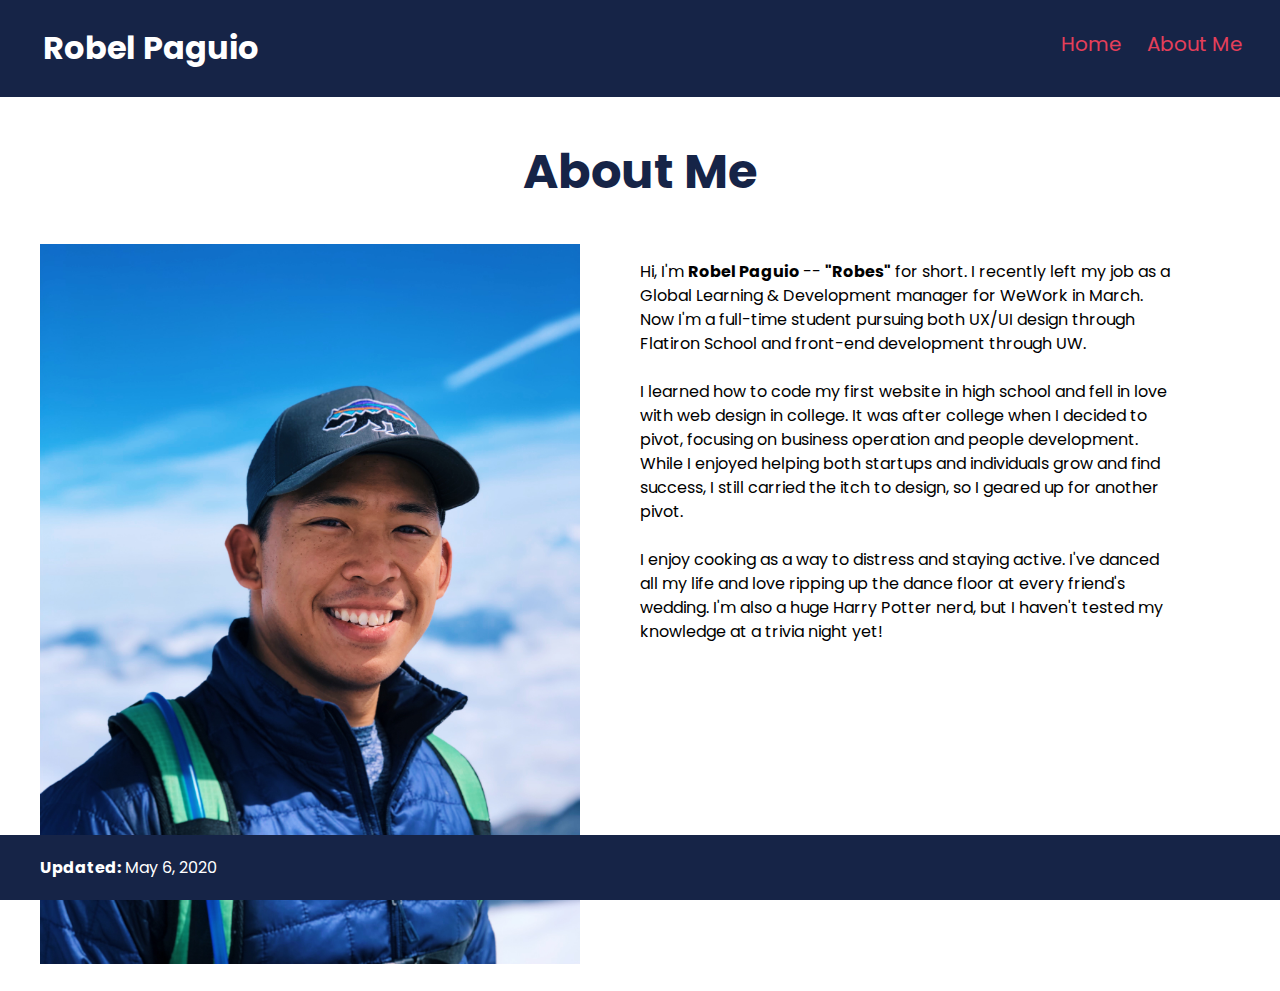
<file: about-me.html>
<!doctype html>
<html lang="en">

<head>
  <meta charset="utf-8">
  <title>About Me</title>
  <link rel="stylesheet" type="text/css" href="styles/stylesheet.css">
<link href="https://fonts.googleapis.com/css2?family=Poppins&display=swap" rel="stylesheet">
</head>

<body>
  <header>
    <table class="header-table">
      <tr>
        <td>
          <h1 id="title-header">Robel Paguio</h1>
        </td>
        <td>
          <nav>
            <a class="nav-link" href="index.html">Home</a>
            <a class="nav-link" href="about-me.html">About Me</a>
          </nav>
        </td>
      </tr>
  </table>
  </header>


  <h1 id="sub-title-header">About Me</h1>


<section id="grid-gallery">
<article class="about-me-grid">
  <img id="about-me-image" src="images/robes.jpg" alt="Picture of Robel Paguio">
</article>
<article class="grid-spacer">
</article>
<article class="about-me-grid">
<p>Hi, I'm <strong> Robel Paguio </strong>-- <strong>"Robes"</strong> for short.
  I recently left my job as a Global Learning & Development manager for WeWork in March.
  Now I'm a full-time student pursuing both UX/UI design through Flatiron School and front-end
  development through UW.
<br><br>
  I learned how to code my first website in high school and fell in love with web design in college.
  It was after college when I decided to pivot, focusing on business operation and people development.
  While I enjoyed helping both startups and individuals grow and find success, I still carried the itch
  to design, so I geared up for another pivot.
  <br><br>
  I enjoy cooking as a way to distress and staying active. I've danced all my life and love ripping up the dance
  floor at every friend's wedding. I'm also a huge Harry Potter nerd, but I haven't tested my knowledge
  at a trivia night yet!
</p>
</article>
</section>



<footer>
<strong>Updated:</strong> May 6, 2020
</footer>

</body>

</html>
</file>
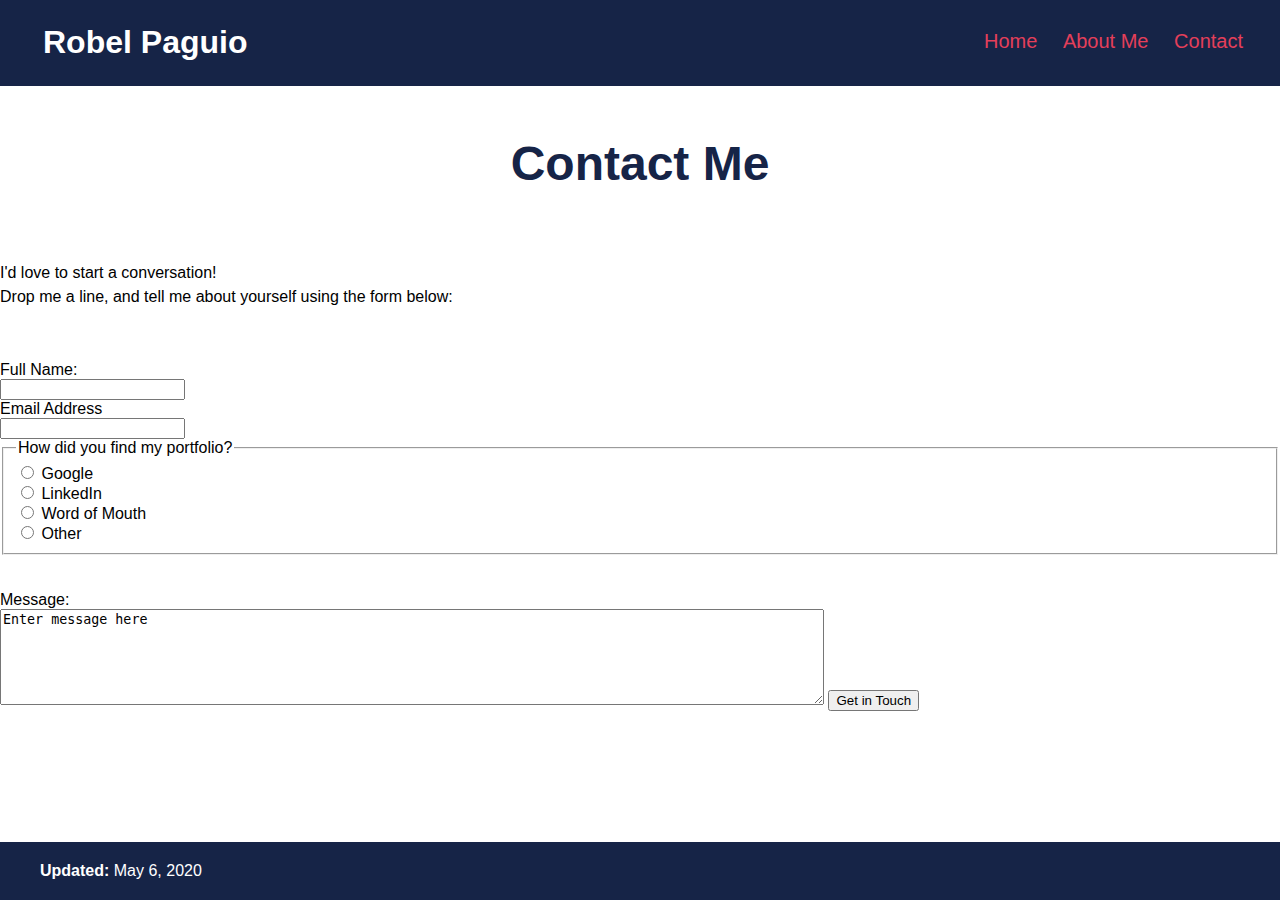
<file: contact.html>
<!DOCTYPE html>
<html lang="en" dir="ltr">
  <head>
    <meta charset="utf-8">
    <link rel="stylesheet" type="text/css" href="styles/stylesheet.css">
    <title>Contact Me</title>
  </head>
  <body>
    <header>
      <table class="header-table">
        <tr>
          <td>
            <h1 id="title-header">Robel Paguio</h1>
          </td>
          <td>
            <nav>
              <a class="nav-link" href="index.html">Home</a>
              <a class="nav-link" href="about-me.html">About Me</a>
              <a class="nav-link" href="contact.html">Contact</a>
            </nav>
          </td>
        </tr>
    </table>
    </header>

    <div class="main">

    <h1 id="sub-title-header">Contact Me</h1>
    <br>

    <section class="contact-section">
    <p>I'd love to start a conversation! <br>Drop me a line, and tell me about yourself using the form below:</p>
    <br><br>

    <form method="GET">
      <label for="fullName">Full Name:</label><br>
      <input type="text" name="fullName"><br>
      <label for="emailAddress">Email Address</label><br>
      <input type="email" name="emailAddress"><br>


      <fieldset>
        <legend>How did you find my portfolio?</legend>
        <input type="radio" name="source" value="Google">
        <label for="male">Google</label><br>
        <input type="radio" name="source" value="LinkedIn">
        <label for="female">LinkedIn</label><br>
        <input type="radio" name="source" value="WordOfMouth">
        <label for="female">Word of Mouth</label><br>
        <input type="radio" name="source" value="other">
        <label for="other">Other</label>

      </fieldset>

<br><br>
      <label for="message">Message:</label><br>
      <textarea name="message" rows="6" cols="100">Enter message here</textarea>

      <input type="submit" value="Get in Touch">
    </form>

  </section>

</div>
    <footer>
    <strong>Updated:</strong> May 6, 2020
    </footer>

  </body>
</html>
</file>
<file: styles/stylesheet.css>
body{
  background-color: #FFFFFF;
  padding: 0;
  margin: 0;
  font-family: 'Poppins', sans-serif;;
  padding-top: 100px;
}
header{
  background-color: #162447;
  padding: 0 40px 0 40px;
  position: fixed;
  top: 0;
  width: 100%;
}
footer {
  background-color: #162447;
  padding: 20px 40px 20px 40px;
  position: fixed;
  bottom: 0;
  width: 100%;
  color: white;
  float: left;
}
td {
  vertical-align: baseline;
}
p {
  line-height: 1.5;
}
.gallery-row {
  height: 400px;
  display: flex;
  flex-direction: row;
  flex-wrap: nowrap;
  justify-content: space-between;
  align-items:flex-start;
  padding: 0px 80px 0px;
}
.box {
  width: 400px;
  margin: 20px;
}


.grid-article {
  float: left;
  width: 30%;
}
.about-me-grid {
  float: left;
  width: 45%;
}
.grid-spacer {
  float: left;
  width: 5%;
  min-height: 1px;
}
.project-image {
  border: 2px solid #1b1b2f;
  width: 100%;
}
#about-me-image {
  width: 100%;
}
#title-header{
  color: white;
}
#sub-title-header{
  color: #162447;
  text-align: center;
  padding: 4px 0px;
  font-size: 3em;
}
#grid-gallery {
  margin: 20px 40px 20px 40px;
}
#grid-gallery:after {
  content: "";
  display: table;
  clear: both;
}
.header-table{
  width: 95%;
}
nav {
  float: right;
  font-size: 20px;
}
.nav-link {
  padding: 0px 10px;
}
.project-image:hover {
  border: 3px solid #e43f5a;
}
a{
  color: #e43f5a;
  text-decoration: none;
}
a:hover{
  text-decoration: underline;
}
</file>
